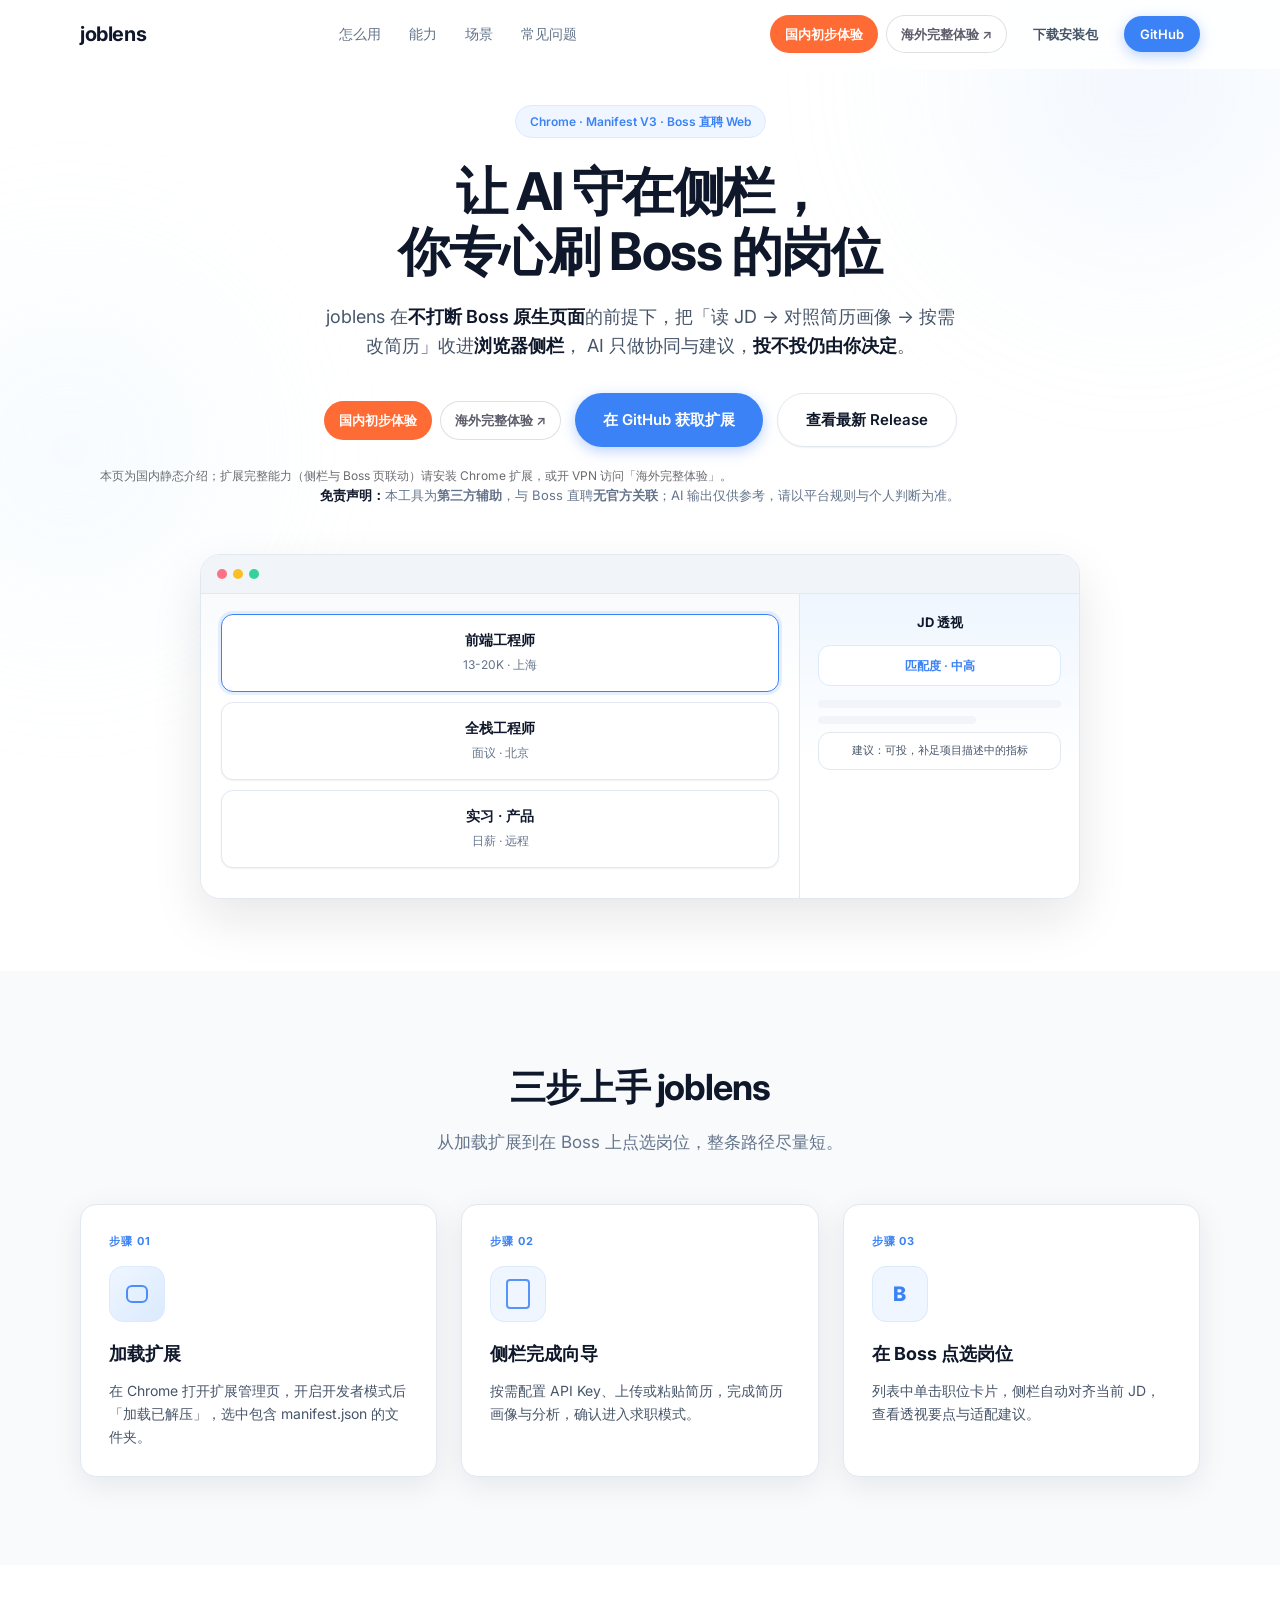
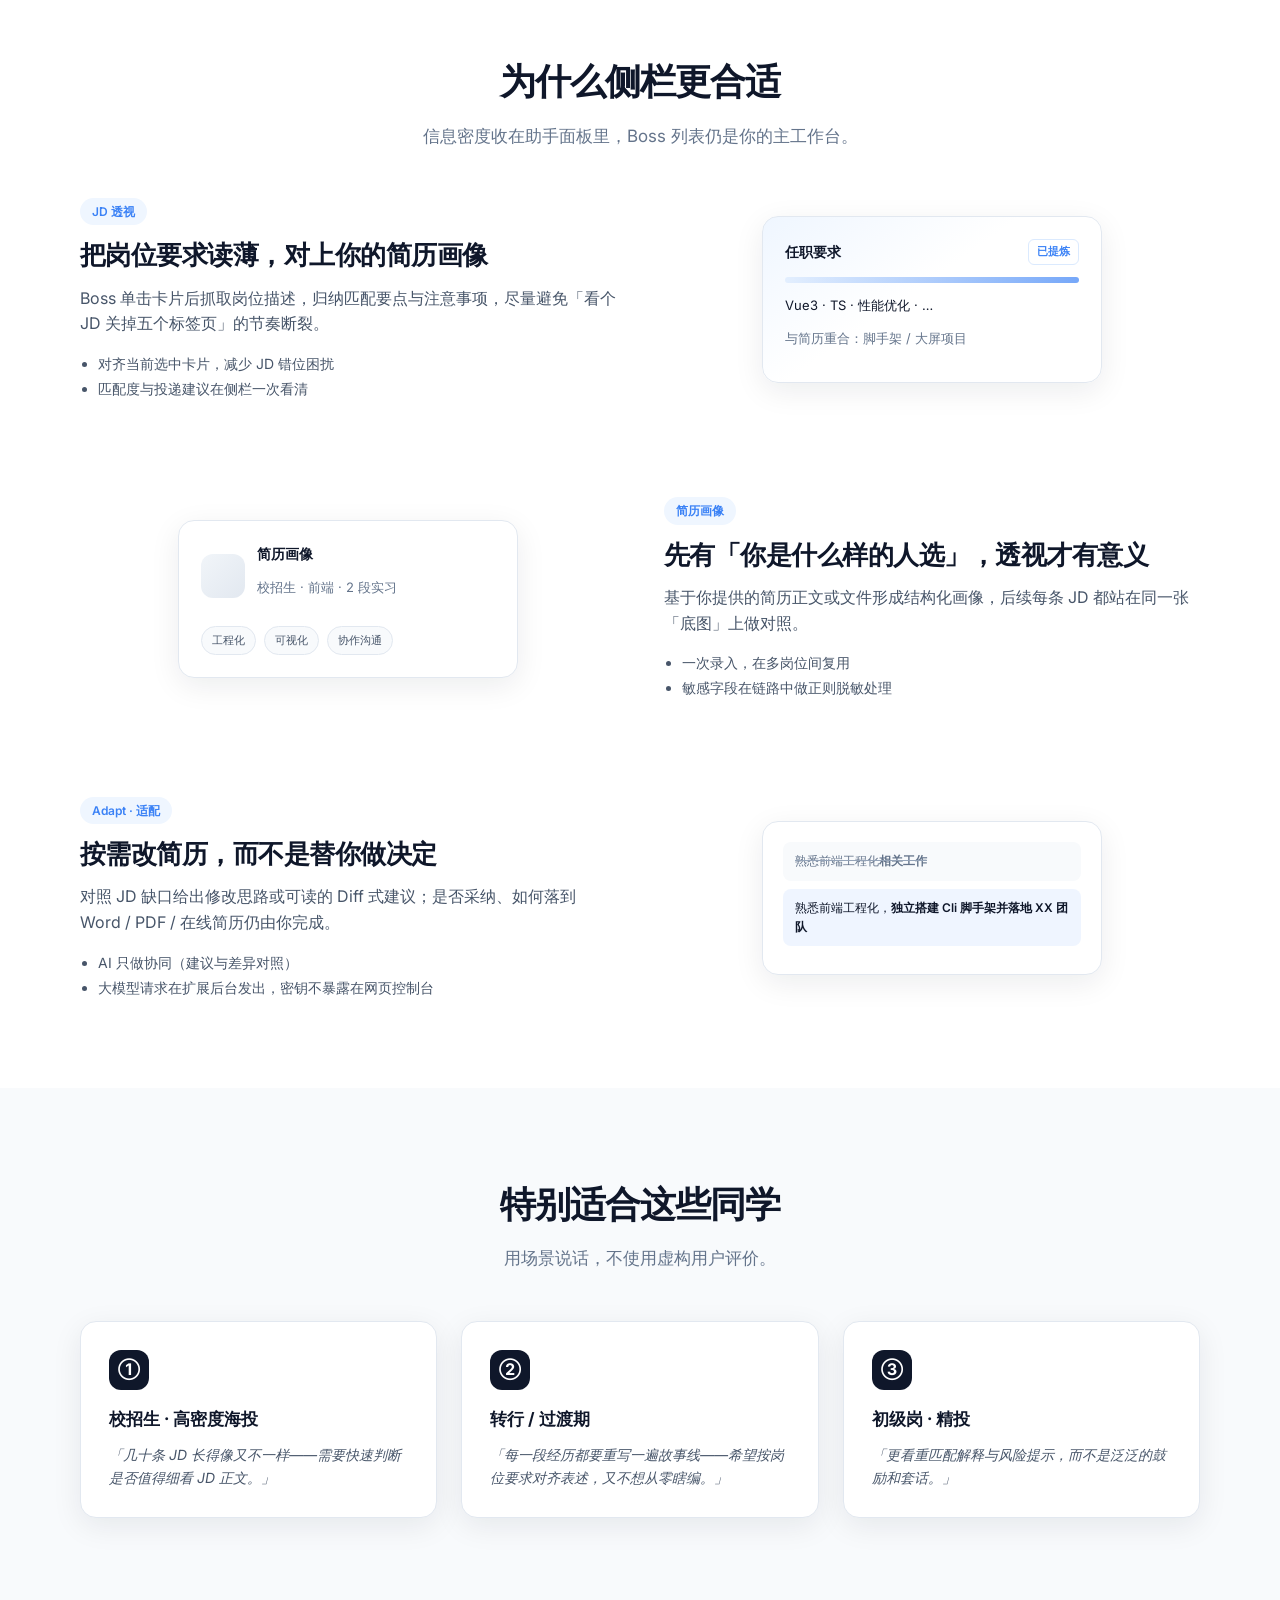
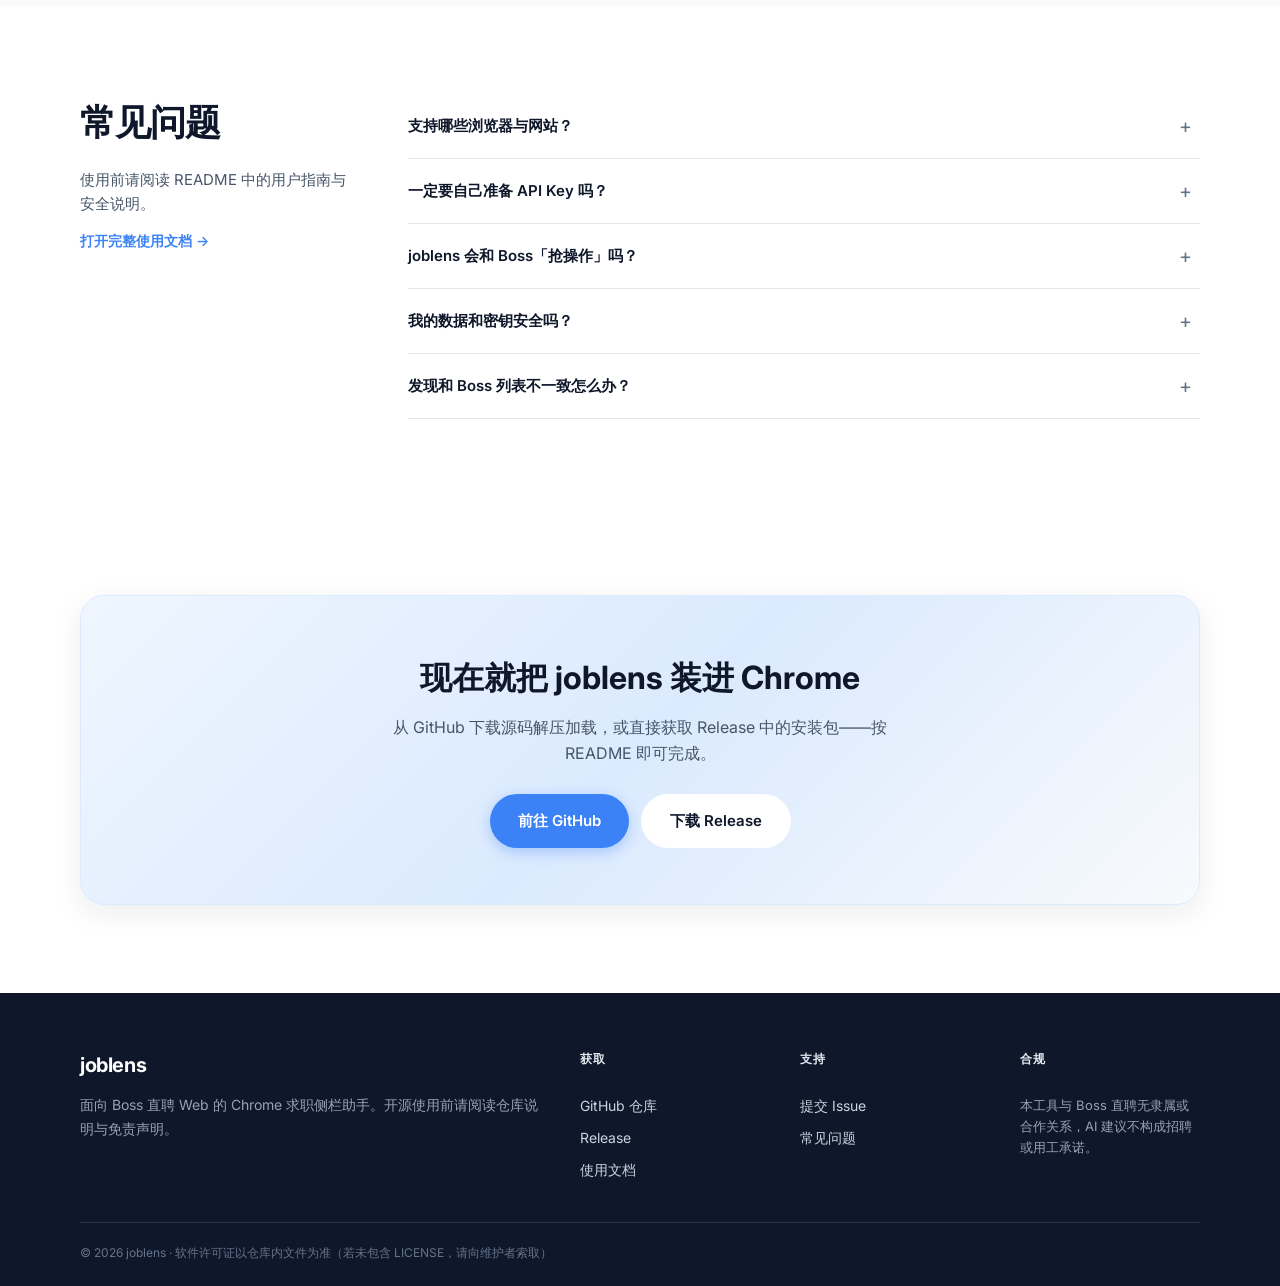
<file: demos/joblens/index.html>
<!DOCTYPE html>
<html lang="zh-CN">
<head>
  <meta charset="UTF-8" />
  <meta name="viewport" content="width=device-width, initial-scale=1" />
  <title>joblens — Boss 直聘上的 AI 求职侧栏助手</title>
  <meta name="description" content="joblens 是面向 Boss 直聘网页端的 Chrome 扩展，在浏览器侧栏提供 JD 透视、简历画像与简历适配建议，助你连续完成求职决策。" />
  <!-- 若非此仓库地址，请全局替换 BASE_REPO -->
  <!-- BASE_REPO=https://github.com/CC3441190-ux/joblens -->
  <link rel="preconnect" href="https://fonts.googleapis.com" />
  <link rel="preconnect" href="https://fonts.gstatic.com" crossorigin />
  <link href="https://fonts.googleapis.com/css2?family=Inter:wght@400;500;600;700&display=swap" rel="stylesheet" />
  <link rel="stylesheet" href="styles.css" />
  <link rel="stylesheet" href="demo-dual.css" />
</head>
<body>
  <div class="hero-blob hero-blob--1" aria-hidden="true"></div>
  <div class="hero-blob hero-blob--2" aria-hidden="true"></div>

  <header class="site-header">
    <div class="container header-inner">
      <a class="logo" href="#top">joblens</a>
      <nav class="nav" aria-label="主导航">
        <a href="#how">怎么用</a>
        <a href="#features">能力</a>
        <a href="#scenes">场景</a>
        <a href="#faq">常见问题</a>
      </nav>
      <div class="header-cta">
        <div class="demo-dual-actions">
          <a class="demo-dual-btn demo-dual-btn--cn" href="/demos/joblens/">国内初步体验</a>
          <a class="demo-dual-btn demo-dual-btn--intl" href="https://joblens-pi.vercel.app/" target="_blank" rel="noopener noreferrer">海外完整体验 ↗</a>
        </div>
        <a class="btn btn-ghost btn-sm" href="https://github.com/CC3441190-ux/joblens/releases/latest/download/JobLens-zero-config.zip" rel="noopener noreferrer">下载安装包</a>
        <a class="btn btn-primary btn-sm" href="https://github.com/CC3441190-ux/joblens" target="_blank" rel="noopener noreferrer">GitHub</a>
      </div>
    </div>
  </header>

  <main id="top">
    <section class="section hero">
      <div class="container hero-inner">
        <div class="hero-badge">Chrome · Manifest V3 · Boss 直聘 Web</div>
        <h1 class="hero-title">让 AI 守在侧栏，<br />你专心刷 Boss 的岗位</h1>
        <p class="hero-lead">
          joblens 在<strong>不打断 Boss 原生页面</strong>的前提下，把「读 JD → 对照简历画像 → 按需改简历」收进<strong>浏览器侧栏</strong>，
          AI 只做协同与建议，<strong>投不投仍由你决定</strong>。
        </p>
        <div class="hero-actions">
          <div class="demo-dual-actions">
            <a class="demo-dual-btn demo-dual-btn--cn" href="/demos/joblens/">国内初步体验</a>
            <a class="demo-dual-btn demo-dual-btn--intl" href="https://joblens-pi.vercel.app/" target="_blank" rel="noopener noreferrer">海外完整体验 ↗</a>
          </div>
          <a class="btn btn-primary btn-lg" href="https://github.com/CC3441190-ux/joblens" target="_blank" rel="noopener noreferrer">在 GitHub 获取扩展</a>
          <a class="btn btn-secondary btn-lg" href="https://github.com/CC3441190-ux/joblens/releases/latest" target="_blank" rel="noopener noreferrer">查看最新 Release</a>
        </div>
        <p class="demo-access-hint" style="margin-top:12px">
          本页为国内静态介绍；扩展完整能力（侧栏与 Boss 页联动）请安装 Chrome 扩展，或开 VPN 访问「海外完整体验」。
        </p>
        <p class="hero-note">
          <span class="hero-note-strong">免责声明：</span>本工具为<strong>第三方辅助</strong>，与 Boss 直聘<strong>无官方关联</strong>；AI 输出仅供参考，请以平台规则与个人判断为准。
        </p>
        <div class="hero-visual" aria-hidden="true">
          <div class="mock-browser">
            <div class="mock-browser-bar"><span></span><span></span><span></span></div>
            <div class="mock-browser-body">
              <div class="mock-joblist">
                <div class="mock-jobcard is-active"><span class="mj-title">前端工程师</span><span class="mj-meta">13-20K · 上海</span></div>
                <div class="mock-jobcard"><span class="mj-title">全栈工程师</span><span class="mj-meta">面议 · 北京</span></div>
                <div class="mock-jobcard"><span class="mj-title">实习 · 产品</span><span class="mj-meta">日薪 · 远程</span></div>
              </div>
              <div class="mock-sidepanel">
                <div class="mock-sp-head">JD 透视</div>
                <div class="mock-sp-stat mock-sp-high">匹配度 · 中高</div>
                <div class="mock-sp-line mock-skel"></div>
                <div class="mock-sp-line mock-skel mock-skel-short"></div>
                <div class="mock-sp-pill">建议：可投，补足项目描述中的指标</div>
              </div>
            </div>
          </div>
        </div>
      </div>
    </section>

    <section class="section section-alt" id="how">
      <div class="container">
        <h2 class="section-title">三步上手 joblens</h2>
        <p class="section-sub">从加载扩展到在 Boss 上点选岗位，整条路径尽量短。</p>
        <div class="grid-3 cards-how">
          <article class="card card-lift card-how">
            <div class="step-label">步骤 01</div>
            <div class="card-how-icon card-how-icon--install" aria-hidden="true"></div>
            <h3>加载扩展</h3>
            <p>在 Chrome 打开扩展管理页，开启开发者模式后「加载已解压」，选中包含 manifest.json 的文件夹。</p>
          </article>
          <article class="card card-lift card-how">
            <div class="step-label">步骤 02</div>
            <div class="card-how-icon card-how-icon--wizard" aria-hidden="true"></div>
            <h3>侧栏完成向导</h3>
            <p>按需配置 API Key、上传或粘贴简历，完成简历画像与分析，确认进入求职模式。</p>
          </article>
          <article class="card card-lift card-how">
            <div class="step-label">步骤 03</div>
            <div class="card-how-icon card-how-icon--boss" aria-hidden="true"></div>
            <h3>在 Boss 点选岗位</h3>
            <p>列表中单击职位卡片，侧栏自动对齐当前 JD，查看透视要点与适配建议。</p>
          </article>
        </div>
      </div>
    </section>

    <section class="section" id="features">
      <div class="container">
        <h2 class="section-title">为什么侧栏更合适</h2>
        <p class="section-sub">信息密度收在助手面板里，Boss 列表仍是你的主工作台。</p>

        <div class="feature-row">
          <div class="feature-copy">
            <span class="tag-pill">JD 透视</span>
            <h3 class="feature-h">把岗位要求读薄，对上你的简历画像</h3>
            <p class="feature-p">Boss 单击卡片后抓取岗位描述，归纳匹配要点与注意事项，尽量避免「看个 JD 关掉五个标签页」的节奏断裂。</p>
            <ul class="feature-ul">
              <li>对齐当前选中卡片，减少 JD 错位困扰</li>
              <li>匹配度与投递建议在侧栏一次看清</li>
            </ul>
          </div>
          <div class="feature-visual">
            <div class="mini-panel mini-panel--blue">
              <div class="mini-row"><strong>任职要求</strong><span class="mini-tag">已提炼</span></div>
              <div class="mini-bar"></div>
              <div class="mini-row small">Vue3 · TS · 性能优化 · …</div>
              <div class="mini-row small muted">与简历重合：脚手架 / 大屏项目</div>
            </div>
          </div>
        </div>

        <div class="feature-row feature-row--reverse">
          <div class="feature-copy">
            <span class="tag-pill">简历画像</span>
            <h3 class="feature-h">先有「你是什么样的人选」，透视才有意义</h3>
            <p class="feature-p">基于你提供的简历正文或文件形成结构化画像，后续每条 JD 都站在同一张「底图」上做对照。</p>
            <ul class="feature-ul">
              <li>一次录入，在多岗位间复用</li>
              <li>敏感字段在链路中做正则脱敏处理</li>
            </ul>
          </div>
          <div class="feature-visual">
            <div class="mini-panel">
              <div class="mini-avatar-row">
                <div class="mini-avatar"></div>
                <div>
                  <div class="mini-row"><strong>简历画像</strong></div>
                  <div class="mini-row small muted">校招生 · 前端 · 2 段实习</div>
                </div>
              </div>
              <div class="mini-chip-row">
                <span class="mini-chip">工程化</span>
                <span class="mini-chip">可视化</span>
                <span class="mini-chip">协作沟通</span>
              </div>
            </div>
          </div>
        </div>

        <div class="feature-row">
          <div class="feature-copy">
            <span class="tag-pill">Adapt · 适配</span>
            <h3 class="feature-h">按需改简历，而不是替你做决定</h3>
            <p class="feature-p">对照 JD 缺口给出修改思路或可读的 Diff 式建议；是否采纳、如何落到 Word / PDF / 在线简历仍由你完成。</p>
            <ul class="feature-ul">
              <li>AI 只做协同（建议与差异对照）</li>
              <li>大模型请求在扩展后台发出，密钥不暴露在网页控制台</li>
            </ul>
          </div>
          <div class="feature-visual">
            <div class="mini-diff">
              <div class="diff-line diff-del">熟悉前端工程化<strong>相关工作</strong></div>
              <div class="diff-line diff-add">熟悉前端工程化，<strong>独立搭建 Cli 脚手架并落地 XX 团队</strong></div>
            </div>
          </div>
        </div>
      </div>
    </section>

    <section class="section section-alt" id="scenes">
      <div class="container">
        <h2 class="section-title">特别适合这些同学</h2>
        <p class="section-sub">用场景说话，不使用虚构用户评价。</p>
        <div class="grid-3">
          <article class="card card-lift scene-card">
            <div class="scene-avatar" aria-hidden="true">①</div>
            <h3>校招生 · 高密度海投</h3>
            <p class="scene-quote">「几十条 JD 长得像又不一样——需要快速判断是否值得细看 JD 正文。」</p>
          </article>
          <article class="card card-lift scene-card">
            <div class="scene-avatar" aria-hidden="true">②</div>
            <h3>转行 / 过渡期</h3>
            <p class="scene-quote">「每一段经历都要重写一遍故事线——希望按岗位要求对齐表述，又不想从零瞎编。」</p>
          </article>
          <article class="card card-lift scene-card">
            <div class="scene-avatar" aria-hidden="true">③</div>
            <h3>初级岗 · 精投</h3>
            <p class="scene-quote">「更看重匹配解释与风险提示，而不是泛泛的鼓励和套话。」</p>
          </article>
        </div>
      </div>
    </section>

    <section class="section faq-section" id="faq">
      <div class="container faq-layout">
        <div class="faq-intro">
          <h2 class="section-title section-title-left">常见问题</h2>
          <p class="faq-intro-p">使用前请阅读 README 中的用户指南与安全说明。</p>
          <a class="link-more" href="https://github.com/CC3441190-ux/joblens/blob/main/README.md" target="_blank" rel="noopener noreferrer">打开完整使用文档 →</a>
        </div>
        <div class="faq-list">
          <div class="faq-item">
            <button type="button" class="faq-q">支持哪些浏览器与网站？</button>
            <div class="faq-a">
              <p>推荐使用最新稳定版 Chrome。当前产品聚焦 <strong>Boss 直聘 Web 端</strong>（岗位列表单击卡片）；其他站点未做适配承诺。</p>
            </div>
          </div>
          <div class="faq-item">
            <button type="button" class="faq-q">一定要自己准备 API Key 吗？</button>
            <div class="faq-a">
              <p>若你拿到的分发包内含维护方配置的<strong>内置体验 Key</strong>，可开箱即用；需要更高配额或自用账号时，可在侧栏<strong>更多 → API</strong>填入自有 DeepSeek Key 并保存。</p>
            </div>
          </div>
          <div class="faq-item">
            <button type="button" class="faq-q">joblens 会和 Boss「抢操作」吗？</button>
            <div class="faq-a">
              <p>不会。我们以<strong>浏览器侧栏</strong>承载扩展信息，不覆盖 Boss 原生界面；投递、聊天等操作仍在 Boss 内完成。</p>
            </div>
          </div>
          <div class="faq-item">
            <button type="button" class="faq-q">我的数据和密钥安全吗？</button>
            <div class="faq-a">
              <p>LLM 请求由扩展<strong>后台（Service Worker）</strong>发起；侧栏不向网页脚本暴露你的 Key。正文链路中对手机号、邮箱、身份证等会做<strong>正则脱敏</strong>。请勿在侧栏粘贴银行卡密码等与求职无关的高度敏感信息。</p>
            </div>
          </div>
          <div class="faq-item">
            <button type="button" class="faq-q">发现和 Boss 列表不一致怎么办？</button>
            <div class="faq-a">
              <p>筛选、排序或站内路由变化后若疑似错位，请<strong>重新单击</strong>目标职位卡片，并可在 Boss 页执行一次刷新，确保内容脚本就绪。</p>
            </div>
          </div>
        </div>
      </div>
    </section>

    <section class="section section-cta">
      <div class="container">
        <div class="cta-panel">
          <h2 class="cta-title">现在就把 joblens 装进 Chrome</h2>
          <p class="cta-lead">从 GitHub 下载源码解压加载，或直接获取 Release 中的安装包——按 README 即可完成。</p>
          <div class="cta-buttons">
            <a class="btn btn-primary btn-lg" href="https://github.com/CC3441190-ux/joblens" target="_blank" rel="noopener noreferrer">前往 GitHub</a>
            <a class="btn btn-white btn-lg" href="https://github.com/CC3441190-ux/joblens/releases/latest" target="_blank" rel="noopener noreferrer">下载 Release</a>
          </div>
        </div>
      </div>
    </section>
  </main>

  <footer class="site-footer">
    <div class="container footer-grid">
      <div class="footer-brand">
        <div class="logo logo-light">joblens</div>
        <p class="footer-desc">面向 Boss 直聘 Web 的 Chrome 求职侧栏助手。开源使用前请阅读仓库说明与免责声明。</p>
      </div>
      <div class="footer-col">
        <div class="footer-heading">获取</div>
        <a href="https://github.com/CC3441190-ux/joblens">GitHub 仓库</a>
        <a href="https://github.com/CC3441190-ux/joblens/releases/latest">Release</a>
        <a href="https://github.com/CC3441190-ux/joblens/blob/main/README.md">使用文档</a>
      </div>
      <div class="footer-col">
        <div class="footer-heading">支持</div>
        <a href="https://github.com/CC3441190-ux/joblens/issues" target="_blank" rel="noopener noreferrer">提交 Issue</a>
        <a href="#faq">常见问题</a>
      </div>
      <div class="footer-col">
        <div class="footer-heading">合规</div>
        <p class="footer-legal">本工具与 Boss 直聘无隶属或合作关系，AI 建议不构成招聘或用工承诺。</p>
      </div>
    </div>
    <div class="footer-bottom container">
      <span>© <span id="y"></span> joblens · 软件许可证以仓库内文件为准（若未包含 LICENSE，请向维护者索取）</span>
    </div>
  </footer>

  <script src="script.js"></script>
  <script>
    document.getElementById("y").textContent = new Date().getFullYear();
  </script>
</body>
</html>
</file>
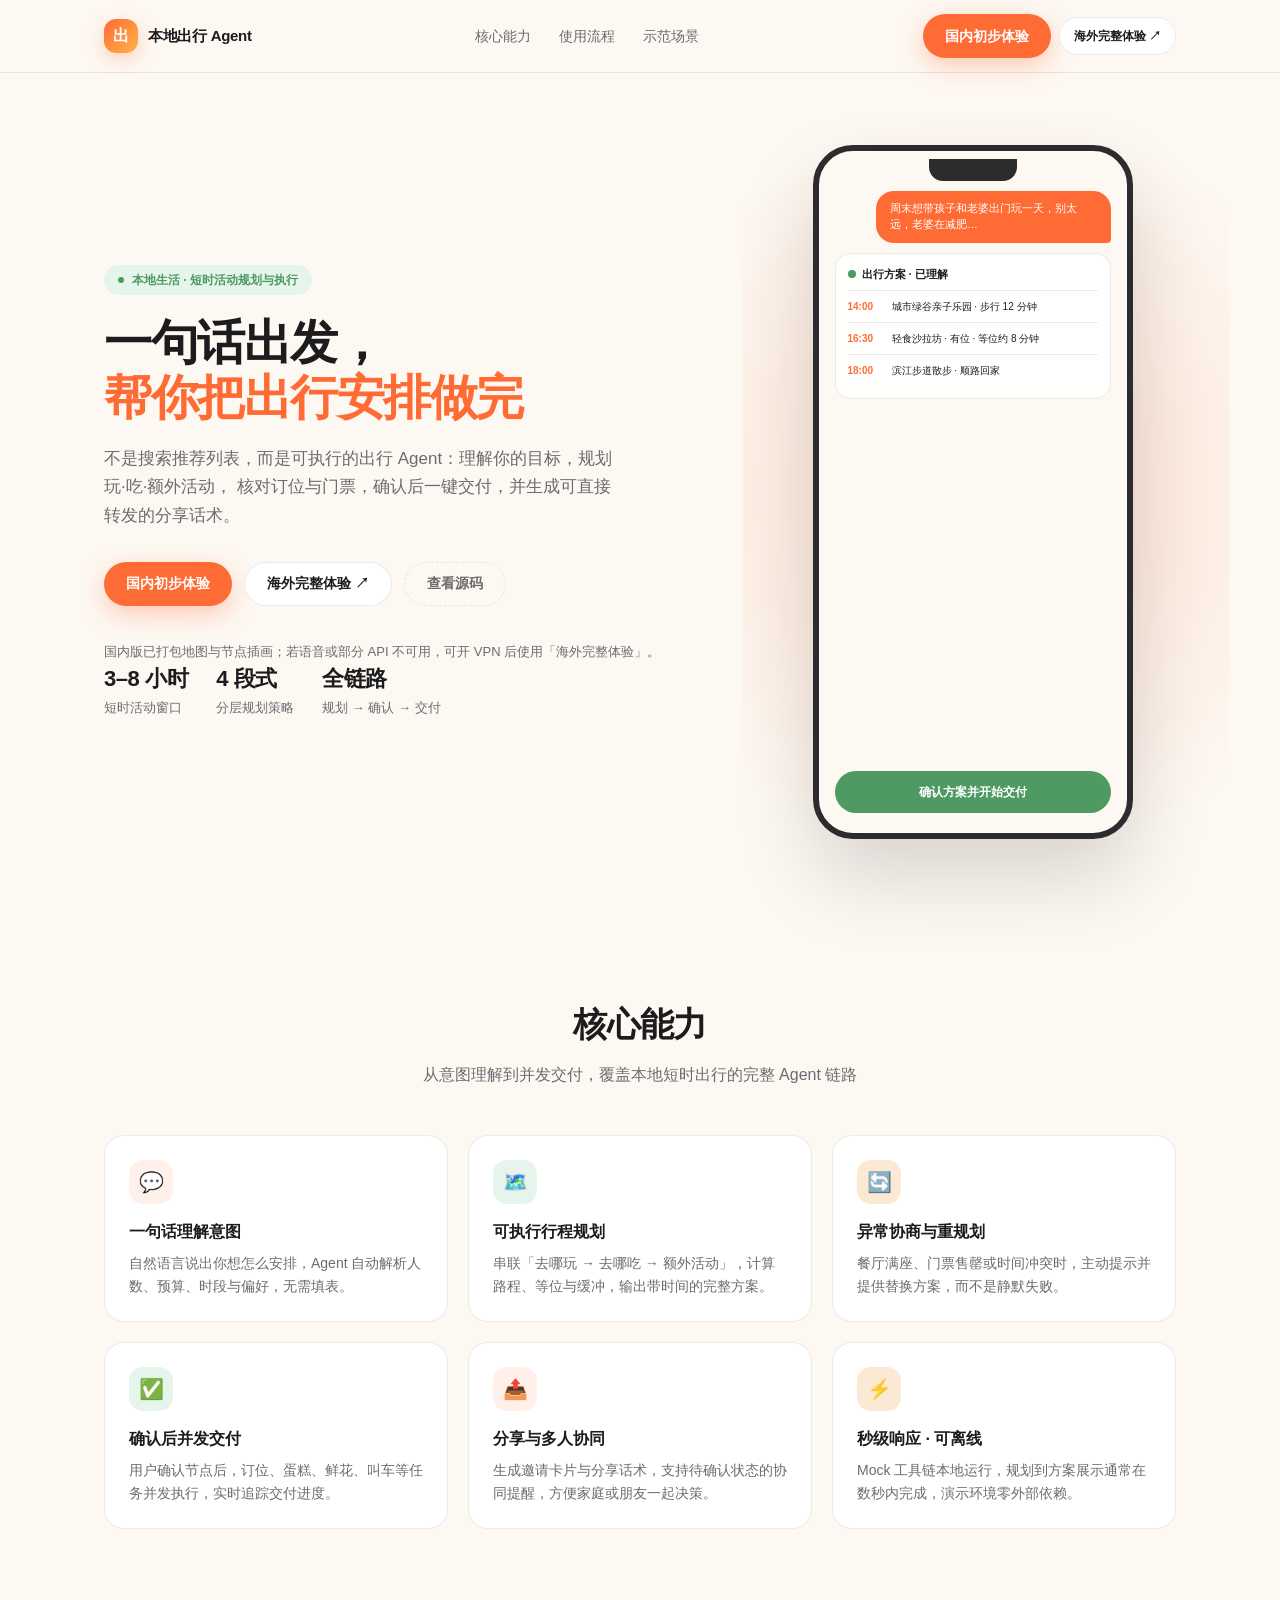
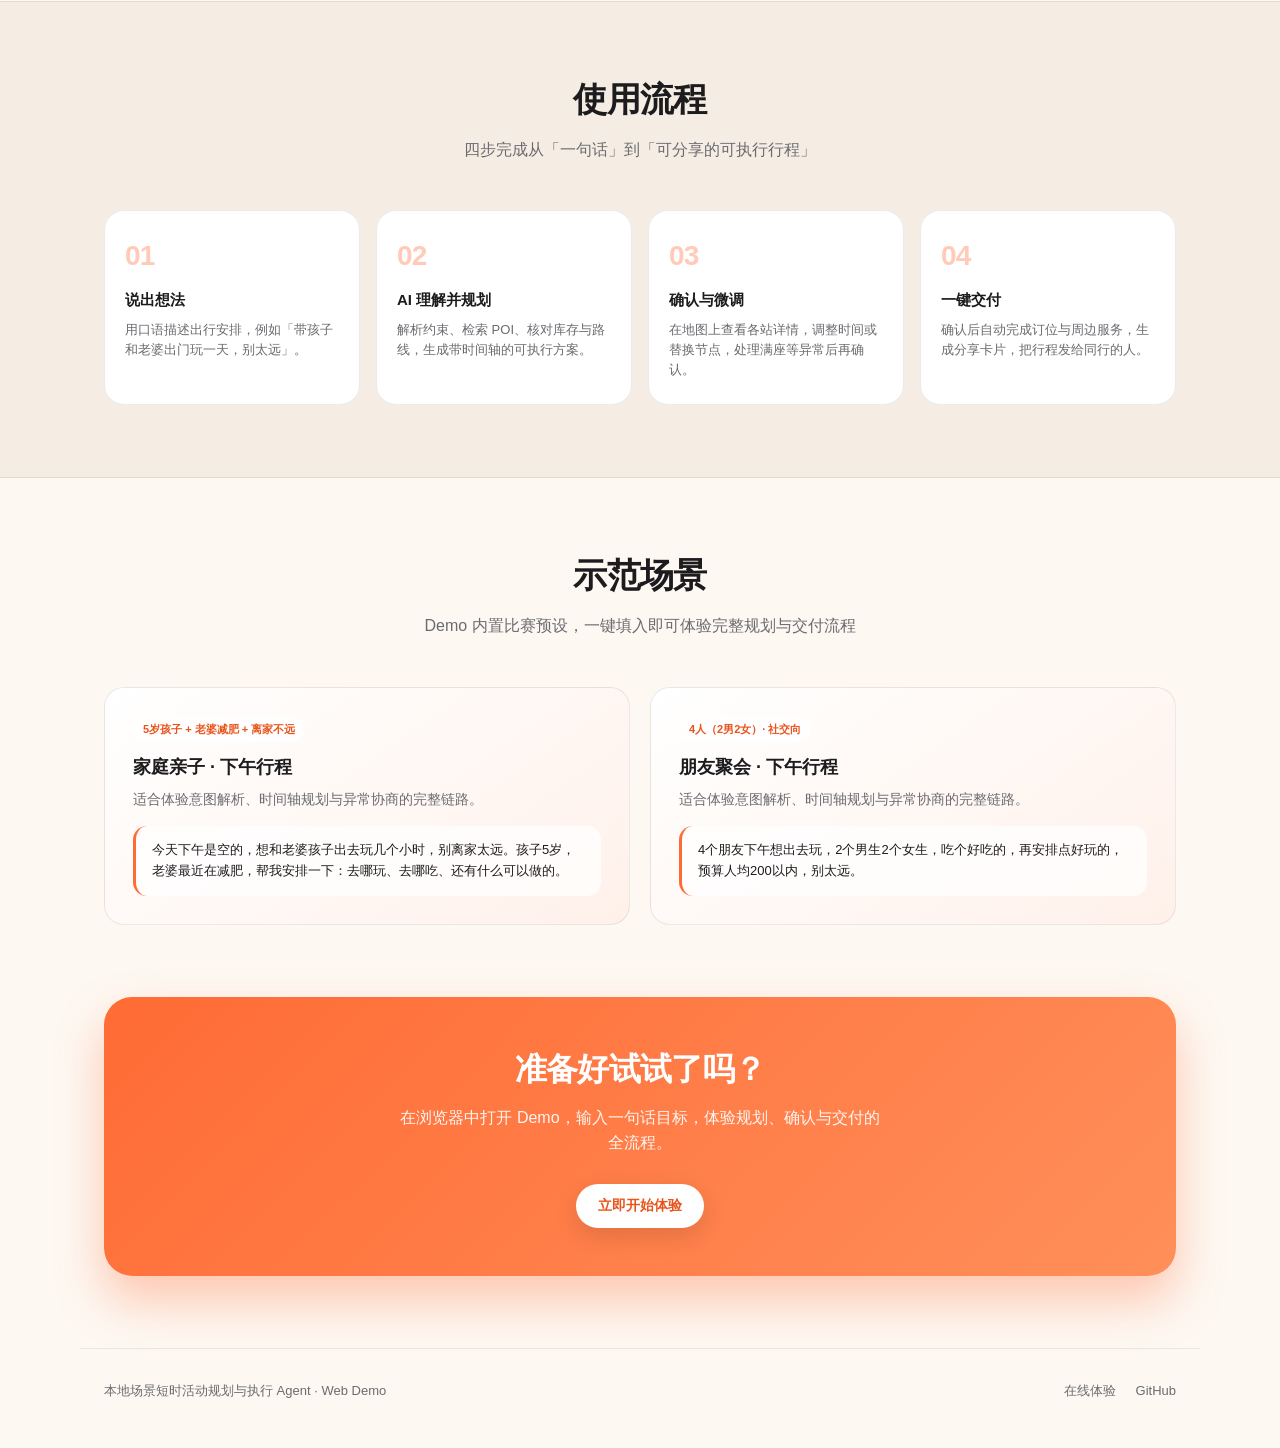
<file: demos/meituan-agent/index.html>
<!doctype html>
<html lang="zh-CN">
  <head>
    <meta charset="UTF-8" />
    <link rel="icon" type="image/svg+xml" href="/demos/meituan-agent/favicon.svg" />
    <meta
      name="viewport"
      content="width=device-width, initial-scale=1, viewport-fit=cover"
    />
    <meta
      name="description"
      content="一句话出发 · 本地短时活动规划与执行 Agent。理解意图、规划行程、协商异常、确认后一键交付。"
    />
    <title>本地出行 Agent · 一句话出发</title>
    <script type="module" crossorigin src="/demos/meituan-agent/bundled/index-D4fryq3c.js"></script>
    <link rel="stylesheet" crossorigin href="/demos/meituan-agent/bundled/index-CezM10Ui.css">
  </head>
  <body>
    <div id="root"></div>
  </body>
</html>
</file>
<file: demos/joblens/styles.css>
/* joblens marketing site — SaaS landing inspiration; not the extension panel tokens */

:root {
  --white: #ffffff;
  --muted: #f8fafc;
  --muted-2: #f1f5f9;
  --blue: #3b82f6;
  --blue-hover: #2563eb;
  --blue-soft: #dbeafe;
  --blue-ghost: #eff6ff;
  --ink: #0f172a;
  --text: #475569;
  --text-light: #64748b;
  --border: #e2e8f0;
  --radius: 16px;
  --radius-sm: 12px;
  --shadow-sm: 0 1px 2px rgba(15, 23, 42, 0.06);
  --shadow-md: 0 8px 30px rgba(15, 23, 42, 0.08);
  --shadow-lg: 0 20px 50px rgba(15, 23, 42, 0.1);
  --font: "Inter", -apple-system, BlinkMacSystemFont, "Segoe UI", Roboto, sans-serif;
  --container: 1120px;
}

*,
*::before,
*::after {
  box-sizing: border-box;
}

html {
  scroll-behavior: smooth;
}

body {
  margin: 0;
  font-family: var(--font);
  font-size: 16px;
  line-height: 1.6;
  color: var(--text);
  background: var(--white);
  overflow-x: hidden;
}

a {
  color: var(--blue);
  text-decoration: none;
}
a:hover {
  text-decoration: underline;
}

.hero-blob {
  position: fixed;
  z-index: -1;
  border-radius: 50%;
  filter: blur(80px);
  opacity: 0.45;
  pointer-events: none;
}
.hero-blob--1 {
  width: 520px;
  height: 520px;
  top: -180px;
  right: -120px;
  background: radial-gradient(circle, var(--blue-soft) 0%, transparent 70%);
}
.hero-blob--2 {
  width: 420px;
  height: 420px;
  top: 240px;
  left: -140px;
  background: radial-gradient(circle, #e0f2fe 0%, transparent 70%);
}

.container {
  width: min(var(--container), 100% - 40px);
  margin-inline: auto;
}

/* Header */
.site-header {
  position: sticky;
  top: 0;
  z-index: 50;
  background: rgba(255, 255, 255, 0.85);
  backdrop-filter: blur(12px);
  border-bottom: 1px solid transparent;
  transition: border-color 150ms ease, box-shadow 150ms ease;
}
.site-header.is-scrolled {
  border-color: var(--border);
  box-shadow: var(--shadow-sm);
}

.header-inner {
  display: flex;
  align-items: center;
  justify-content: space-between;
  gap: 20px;
  min-height: 68px;
}

.logo {
  font-weight: 700;
  font-size: 20px;
  color: var(--ink);
  letter-spacing: -0.02em;
  text-decoration: none;
}
.logo:hover {
  color: var(--blue);
  text-decoration: none;
}

.nav {
  display: flex;
  align-items: center;
  gap: 28px;
}
.nav a {
  font-size: 14px;
  font-weight: 500;
  color: var(--text-light);
  text-decoration: none;
}
.nav a:hover {
  color: var(--ink);
  text-decoration: none;
}

.header-cta {
  display: flex;
  align-items: center;
  gap: 10px;
  flex-shrink: 0;
}

/* Buttons */
.btn {
  display: inline-flex;
  align-items: center;
  justify-content: center;
  font-family: inherit;
  font-weight: 600;
  border-radius: 999px;
  border: none;
  cursor: pointer;
  transition: transform 150ms ease, filter 150ms ease, box-shadow 150ms ease, background 150ms ease;
  text-decoration: none;
}
.btn:hover {
  text-decoration: none;
  transform: translateY(-1px);
}
.btn:active {
  transform: translateY(0);
}

.btn-sm {
  font-size: 13px;
  padding: 8px 16px;
}
.btn-lg {
  font-size: 15px;
  padding: 14px 28px;
}

.btn-primary {
  background: var(--blue);
  color: #fff;
  box-shadow: 0 4px 14px rgba(59, 130, 246, 0.35);
}
.btn-primary:hover {
  background: var(--blue-hover);
  filter: brightness(1.02);
}

.btn-secondary {
  background: var(--white);
  color: var(--ink);
  border: 1px solid var(--border);
  box-shadow: var(--shadow-sm);
}
.btn-secondary:hover {
  border-color: var(--blue-soft);
  color: var(--blue);
}

.btn-ghost {
  background: transparent;
  color: var(--text);
}
.btn-ghost:hover {
  color: var(--blue);
}

.btn-white {
  background: var(--white);
  color: var(--ink);
  border: 1px solid transparent;
}
.btn-white:hover {
  box-shadow: var(--shadow-md);
}

/* Sections */
.section {
  padding: 88px 0;
}

.section-alt {
  background: var(--muted);
}

.section-title {
  text-align: center;
  font-size: clamp(26px, 4vw, 36px);
  font-weight: 700;
  color: var(--ink);
  letter-spacing: -0.03em;
  margin: 0 0 12px;
}

.section-title-left {
  text-align: left;
}

.section-sub {
  text-align: center;
  max-width: 560px;
  margin: 0 auto 48px;
  font-size: 17px;
  color: var(--text-light);
}

/* Hero */
.hero {
  padding-top: 36px;
  padding-bottom: 72px;
}

.hero-inner {
  text-align: center;
}

.hero-badge {
  display: inline-block;
  font-size: 12px;
  font-weight: 600;
  color: var(--blue);
  background: var(--blue-ghost);
  border: 1px solid var(--blue-soft);
  padding: 6px 14px;
  border-radius: 999px;
  margin-bottom: 24px;
}

.hero-title {
  font-size: clamp(32px, 5.5vw, 52px);
  font-weight: 700;
  color: var(--ink);
  line-height: 1.15;
  letter-spacing: -0.03em;
  margin: 0 0 20px;
}

.hero-lead {
  max-width: 640px;
  margin: 0 auto 32px;
  font-size: 18px;
  color: var(--text);
  line-height: 1.65;
}
.hero-lead strong {
  color: var(--ink);
  font-weight: 600;
}

.hero-actions {
  display: flex;
  flex-wrap: wrap;
  gap: 14px;
  justify-content: center;
  margin-bottom: 20px;
}

.hero-note {
  max-width: 720px;
  margin: 0 auto 48px;
  font-size: 13px;
  color: var(--text-light);
  line-height: 1.6;
}
.hero-note-strong {
  color: var(--ink);
  font-weight: 600;
}

/* Hero mock */
.hero-visual {
  margin-top: 8px;
}

.mock-browser {
  max-width: 880px;
  margin: 0 auto;
  background: var(--white);
  border-radius: 20px;
  box-shadow: var(--shadow-lg);
  border: 1px solid var(--border);
  overflow: hidden;
}

.mock-browser-bar {
  display: flex;
  align-items: center;
  gap: 6px;
  padding: 14px 16px;
  background: var(--muted-2);
  border-bottom: 1px solid var(--border);
}
.mock-browser-bar span {
  width: 10px;
  height: 10px;
  border-radius: 50%;
  background: #cbd5e1;
}
.mock-browser-bar span:nth-child(1) {
  background: #fb7185;
}
.mock-browser-bar span:nth-child(2) {
  background: #fbbf24;
}
.mock-browser-bar span:nth-child(3) {
  background: #34d399;
}

.mock-browser-body {
  display: grid;
  grid-template-columns: 1fr 280px;
  gap: 0;
  min-height: 260px;
}

@media (max-width: 720px) {
  .mock-browser-body {
    grid-template-columns: 1fr;
  }
}

.mock-joblist {
  padding: 20px;
  background: linear-gradient(180deg, var(--muted) 0%, var(--white) 35%);
}

.mock-jobcard {
  padding: 14px 16px;
  border-radius: var(--radius-sm);
  border: 1px solid var(--border);
  background: var(--white);
  margin-bottom: 10px;
  box-shadow: var(--shadow-sm);
}
.mock-jobcard.is-active {
  border-color: var(--blue);
  box-shadow: 0 0 0 3px rgba(59, 130, 246, 0.12);
}

.mj-title {
  display: block;
  font-weight: 600;
  color: var(--ink);
  font-size: 14px;
}

.mj-meta {
  font-size: 12px;
  color: var(--text-light);
}

.mock-sidepanel {
  padding: 18px;
  border-left: 1px solid var(--border);
  background: linear-gradient(180deg, var(--blue-ghost) 0%, var(--white) 55%);
}

@media (max-width: 720px) {
  .mock-sidepanel {
    border-left: none;
    border-top: 1px solid var(--border);
  }
}

.mock-sp-head {
  font-weight: 700;
  font-size: 13px;
  color: var(--ink);
  margin-bottom: 12px;
}

.mock-sp-stat {
  font-size: 12px;
  font-weight: 600;
  color: var(--blue);
  background: var(--white);
  border: 1px solid var(--blue-soft);
  border-radius: var(--radius-sm);
  padding: 10px;
  margin-bottom: 14px;
}

.mock-sp-line {
  height: 8px;
  background: var(--muted-2);
  border-radius: 4px;
  margin-bottom: 8px;
}
.mock-sp-line.mock-skel-short {
  width: 65%;
}
.mock-sp-pill {
  font-size: 11px;
  color: var(--text);
  background: var(--white);
  border: 1px solid var(--border);
  padding: 10px 12px;
  border-radius: var(--radius-sm);
  line-height: 1.45;
}

/* How cards */
.grid-3 {
  display: grid;
  grid-template-columns: repeat(3, 1fr);
  gap: 24px;
}

@media (max-width: 920px) {
  .grid-3 {
    grid-template-columns: 1fr;
  }
}

.card {
  background: var(--white);
  border-radius: var(--radius);
  border: 1px solid var(--border);
}

.card-lift {
  box-shadow: var(--shadow-md);
  padding: 28px;
  transition: box-shadow 200ms ease, transform 200ms ease;
}
.card-lift:hover {
  box-shadow: var(--shadow-lg);
  transform: translateY(-3px);
}

.step-label {
  font-size: 11px;
  font-weight: 700;
  letter-spacing: 0.08em;
  text-transform: uppercase;
  color: var(--blue);
  margin-bottom: 16px;
}

.card-how h3 {
  margin: 0 0 10px;
  font-size: 18px;
  color: var(--ink);
}

.card-how p {
  margin: 0;
  font-size: 14px;
  color: var(--text);
  line-height: 1.65;
}

.card-how-icon {
  width: 56px;
  height: 56px;
  border-radius: 14px;
  margin-bottom: 18px;
  background: var(--blue-ghost);
  border: 1px solid var(--blue-soft);
}

.card-how-icon--install {
  background: linear-gradient(135deg, var(--blue-ghost), var(--blue-soft));
}
.card-how-icon--install::before {
  content: "";
  display: block;
  width: 22px;
  height: 18px;
  margin: 18px auto 0;
  border: 2px solid var(--blue);
  border-radius: 6px;
  opacity: 0.9;
  box-sizing: border-box;
}

.card-how-icon--wizard::before {
  content: "";
  display: block;
  width: 24px;
  height: 30px;
  margin: 12px auto;
  border-radius: 4px;
  border: 2px solid var(--blue);
  opacity: 0.85;
}

.card-how-icon--boss::before {
  content: "B";
  display: flex;
  align-items: center;
  justify-content: center;
  height: 100%;
  font-weight: 800;
  font-size: 20px;
  color: var(--blue);
}

/* Features */
.feature-row {
  display: grid;
  grid-template-columns: 1fr 1fr;
  gap: 48px;
  align-items: center;
  margin-bottom: 96px;
}
.feature-row:last-child {
  margin-bottom: 0;
}

.feature-row--reverse .feature-copy {
  order: 2;
}
.feature-row--reverse .feature-visual {
  order: 1;
}

@media (max-width: 900px) {
  .feature-row,
  .feature-row--reverse .feature-copy,
  .feature-row--reverse .feature-visual {
    grid-template-columns: 1fr;
    order: unset;
  }
  .feature-row {
    margin-bottom: 64px;
  }
}

.tag-pill {
  display: inline-block;
  font-size: 12px;
  font-weight: 600;
  color: var(--blue);
  background: var(--blue-ghost);
  padding: 4px 12px;
  border-radius: 999px;
  margin-bottom: 14px;
}

.feature-h {
  margin: 0 0 14px;
  font-size: 26px;
  font-weight: 700;
  color: var(--ink);
  letter-spacing: -0.02em;
  line-height: 1.25;
}

.feature-p {
  margin: 0 0 14px;
  font-size: 16px;
  color: var(--text);
}

.feature-ul {
  margin: 0;
  padding-left: 18px;
  color: var(--text);
  font-size: 14px;
  line-height: 1.8;
}

.feature-visual {
  display: flex;
  justify-content: center;
}

.mini-panel {
  width: 100%;
  max-width: 340px;
  background: var(--white);
  border-radius: var(--radius);
  border: 1px solid var(--border);
  padding: 22px;
  box-shadow: var(--shadow-md);
}

.mini-panel--blue {
  background: linear-gradient(145deg, var(--blue-ghost) 0%, var(--white) 45%);
}

.mini-row {
  display: flex;
  align-items: center;
  justify-content: space-between;
  gap: 12px;
  margin-bottom: 12px;
  font-size: 14px;
  color: var(--ink);
}
.mini-row.small {
  font-size: 13px;
  justify-content: flex-start;
}
.mini-row.muted {
  color: var(--text-light);
}

.mini-tag {
  font-size: 11px;
  font-weight: 600;
  color: var(--blue);
  background: var(--white);
  padding: 3px 8px;
  border-radius: 6px;
  border: 1px solid var(--blue-soft);
}

.mini-bar {
  height: 6px;
  background: linear-gradient(90deg, var(--blue-soft), var(--blue));
  border-radius: 4px;
  opacity: 0.7;
  margin-bottom: 12px;
}

.mini-avatar-row {
  display: flex;
  gap: 12px;
  align-items: center;
  margin-bottom: 16px;
}

.mini-avatar {
  width: 44px;
  height: 44px;
  border-radius: 12px;
  background: linear-gradient(135deg, var(--muted-2), var(--border));
}

.mini-chip-row {
  display: flex;
  flex-wrap: wrap;
  gap: 8px;
}

.mini-chip {
  font-size: 11px;
  padding: 5px 10px;
  border-radius: 999px;
  background: var(--muted);
  color: var(--text);
  border: 1px solid var(--border);
}

.mini-diff {
  width: 100%;
  max-width: 340px;
  padding: 20px;
  background: var(--white);
  border-radius: var(--radius);
  border: 1px solid var(--border);
  box-shadow: var(--shadow-md);
}

.diff-line {
  font-size: 12px;
  line-height: 1.55;
  padding: 10px 12px;
  border-radius: 8px;
  margin-bottom: 8px;
}
.diff-del {
  background: var(--muted);
  color: var(--text-light);
  text-decoration: line-through;
  text-decoration-color: #94a3b8;
}
.diff-add {
  background: rgba(59, 130, 246, 0.08);
  color: var(--ink);
}
.diff-add strong,
.diff-del strong {
  font-weight: 600;
}

/* Scene cards */
.scene-card h3 {
  margin: 0 0 10px;
  font-size: 17px;
  color: var(--ink);
}

.scene-avatar {
  width: 40px;
  height: 40px;
  border-radius: 12px;
  background: var(--ink);
  color: var(--white);
  font-weight: 700;
  font-size: 16px;
  display: flex;
  align-items: center;
  justify-content: center;
  margin-bottom: 16px;
}

.scene-quote {
  margin: 0;
  font-size: 14px;
  color: var(--text);
  line-height: 1.65;
  font-style: italic;
}

/* FAQ */
.faq-layout {
  display: grid;
  grid-template-columns: 280px 1fr;
  gap: 48px;
  align-items: start;
}

@media (max-width: 800px) {
  .faq-layout {
    grid-template-columns: 1fr;
  }
}

.faq-intro-p {
  font-size: 15px;
  color: var(--text);
  margin: 16px 0 12px;
}

.link-more {
  font-weight: 600;
  font-size: 14px;
  color: var(--blue);
}

.faq-item {
  border-bottom: 1px solid var(--border);
}

.faq-q {
  width: 100%;
  display: flex;
  align-items: center;
  justify-content: space-between;
  gap: 16px;
  text-align: left;
  font-family: inherit;
  font-size: 15px;
  font-weight: 600;
  color: var(--ink);
  padding: 20px 0;
  padding-right: 8px;
  background: none;
  border: none;
  cursor: pointer;
}

.faq-q::after {
  content: "+";
  flex-shrink: 0;
  font-size: 20px;
  font-weight: 400;
  color: var(--text-light);
  transition: transform 200ms ease;
}

.faq-item.is-open .faq-q::after {
  transform: rotate(45deg);
}

.faq-a {
  padding: 0 0 18px;
  font-size: 14px;
  color: var(--text);
  line-height: 1.65;
}
.faq-a p {
  margin: 0;
}

button.faq-q:focus-visible {
  outline: 2px solid var(--blue);
  outline-offset: 4px;
  border-radius: 4px;
}

/* Bottom CTA */
.section-cta {
  padding-bottom: 88px;
}

.cta-panel {
  text-align: center;
  padding: clamp(36px, 6vw, 56px);
  border-radius: 24px;
  background: linear-gradient(135deg, #eff6ff 0%, var(--blue-soft) 50%, var(--muted) 100%);
  border: 1px solid var(--blue-soft);
  box-shadow: var(--shadow-md);
}

.cta-title {
  margin: 0 0 12px;
  font-size: clamp(24px, 3.5vw, 32px);
  font-weight: 700;
  color: var(--ink);
}

.cta-lead {
  margin: 0 auto 28px;
  max-width: 520px;
  font-size: 16px;
  color: var(--text);
}

.cta-buttons {
  display: flex;
  flex-wrap: wrap;
  gap: 12px;
  justify-content: center;
}

/* Footer */
.site-footer {
  background: var(--ink);
  color: #94a3b8;
  padding: 56px 0 24px;
  font-size: 14px;
}

.logo-light {
  color: #fff !important;
  margin-bottom: 12px;
  display: inline-block;
}
.logo-light:hover {
  color: var(--blue-soft) !important;
  text-decoration: none;
}

.footer-grid {
  display: grid;
  grid-template-columns: 1.2fr repeat(3, minmax(0, 180px));
  gap: 40px;
  padding-bottom: 40px;
  border-bottom: 1px solid rgba(148, 163, 184, 0.2);
}

@media (max-width: 800px) {
  .footer-grid {
    grid-template-columns: 1fr 1fr;
  }
}

@media (max-width: 520px) {
  .footer-grid {
    grid-template-columns: 1fr;
  }
}

.footer-desc {
  margin: 0;
  line-height: 1.65;
}

.footer-heading {
  color: #e2e8f0;
  font-weight: 600;
  font-size: 12px;
  letter-spacing: 0.06em;
  text-transform: uppercase;
  margin-bottom: 16px;
}

.footer-col {
  display: flex;
  flex-direction: column;
  gap: 10px;
}
.footer-col a {
  color: #cbd5e1;
  text-decoration: none;
}
.footer-col a:hover {
  color: #fff;
  text-decoration: underline;
}

.footer-legal {
  margin: 0;
  font-size: 13px;
  line-height: 1.65;
}

.footer-bottom {
  padding-top: 20px;
  font-size: 12px;
  color: #64748b;
}

/* Mobile tweaks */
@media (max-width: 720px) {
  .nav {
    display: none;
  }

  .header-inner {
    min-height: 60px;
  }

  .section {
    padding: 56px 0;
  }

  .hero-actions {
    flex-direction: column;
    align-items: stretch;
  }

  .btn-lg {
    width: 100%;
  }
}

@media (prefers-reduced-motion: reduce) {
  html {
    scroll-behavior: auto;
  }

  *,
  *::before,
  *::after {
    transition-duration: 0.001ms !important;
  }

  .btn:hover,
  .card-lift:hover {
    transform: none;
  }
}
</file>
<file: demos/joblens/demo-dual.css>
/* 各 Demo 页：国内初步体验 / 海外完整体验 */
.demo-dual-actions {
  display: flex;
  flex-wrap: wrap;
  gap: 8px;
  align-items: center;
}

.demo-dual-btn {
  display: inline-flex;
  align-items: center;
  justify-content: center;
  padding: 8px 14px;
  border-radius: 999px;
  font-size: 13px;
  font-weight: 600;
  text-decoration: none;
  transition: background 0.2s ease, border-color 0.2s ease, transform 0.2s ease;
}

.demo-dual-btn--cn {
  color: #fff;
  background: #ff6b35;
  border: 1px solid rgba(255, 107, 53, 0.5);
}

.demo-dual-btn--cn:hover {
  background: #e8541a;
  transform: translateY(-1px);
}

.demo-dual-btn--intl {
  color: #5c5c6b;
  background: #fff;
  border: 1px solid rgba(0, 0, 0, 0.12);
}

.demo-dual-btn--intl:hover {
  border-color: rgba(0, 0, 0, 0.22);
  background: #f8f9fa;
}

.demo-access-hint {
  margin: 0;
  font-size: 12px;
  line-height: 1.5;
  color: #6b6b70;
  max-width: 42rem;
}

.demo-access-hint strong {
  color: #1c1c1e;
}
</file>
